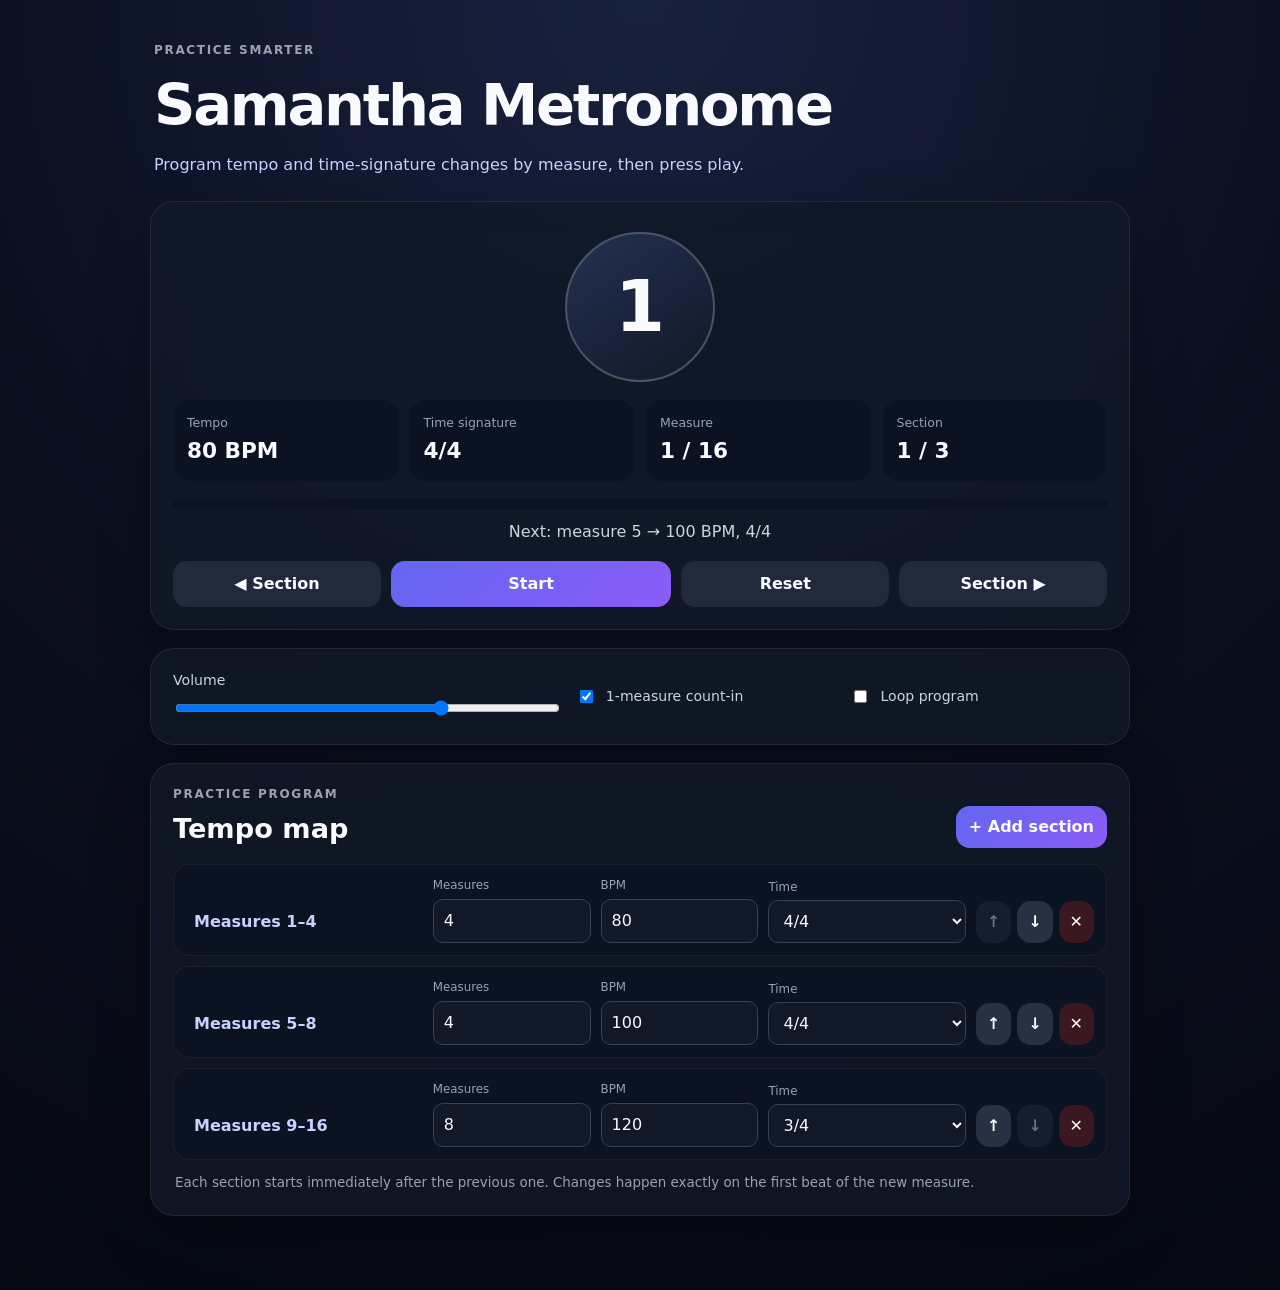
<file: index.html>
<!doctype html>
<html lang="en">
<head>
  <meta charset="UTF-8" />
  <meta name="viewport" content="width=device-width, initial-scale=1.0" />
  <meta name="theme-color" content="#111827" />
  <title>Samantha Metronome</title>
  <link rel="stylesheet" href="styles.css" />
</head>
<body>
  <main class="app">
    <header class="hero">
      <div>
        <p class="eyebrow">Practice smarter</p>
        <h1>Samantha Metronome</h1>
        <p class="subtitle">Program tempo and time-signature changes by measure, then press play.</p>
      </div>
    </header>

    <section class="now-card">
      <div class="pulse-wrap">
        <div id="pulse" class="pulse">
          <span id="beatDisplay">1</span>
        </div>
      </div>

      <div class="now-grid">
        <div>
          <span class="label">Tempo</span>
          <strong><span id="bpmDisplay">80</span> BPM</strong>
        </div>
        <div>
          <span class="label">Time signature</span>
          <strong id="signatureDisplay">4/4</strong>
        </div>
        <div>
          <span class="label">Measure</span>
          <strong><span id="measureDisplay">1</span> / <span id="totalMeasureDisplay">16</span></strong>
        </div>
        <div>
          <span class="label">Section</span>
          <strong><span id="sectionDisplay">1</span> / <span id="totalSectionDisplay">3</span></strong>
        </div>
      </div>

      <div class="progress"><div id="progressBar"></div></div>
      <p id="nextChange" class="next-change">Next: measure 5 → 100 BPM, 4/4</p>

      <div class="transport">
        <button id="prevBtn" class="secondary">◀ Section</button>
        <button id="startBtn" class="primary">Start</button>
        <button id="resetBtn" class="secondary">Reset</button>
        <button id="nextBtn" class="secondary">Section ▶</button>
      </div>
    </section>

    <section class="settings-card">
      <div class="settings-row">
        <label>
          <span>Volume</span>
          <input id="volume" type="range" min="0" max="1" step="0.01" value="0.7" />
        </label>
        <label class="toggle">
          <input id="countIn" type="checkbox" checked />
          <span>1-measure count-in</span>
        </label>
        <label class="toggle">
          <input id="loopProgram" type="checkbox" />
          <span>Loop program</span>
        </label>
      </div>
    </section>

    <section class="program-card">
      <div class="section-heading">
        <div>
          <p class="eyebrow">Practice program</p>
          <h2>Tempo map</h2>
        </div>
        <button id="addSectionBtn" class="primary small">+ Add section</button>
      </div>

      <div id="sections" class="sections"></div>
      <p class="hint">Each section starts immediately after the previous one. Changes happen exactly on the first beat of the new measure.</p>
    </section>
  </main>

  <template id="sectionTemplate">
    <article class="section-row">
      <div class="range-badge"></div>
      <label>
        <span>Measures</span>
        <input class="measures" type="number" min="1" max="999" />
      </label>
      <label>
        <span>BPM</span>
        <input class="bpm" type="number" min="20" max="320" />
      </label>
      <label>
        <span>Time</span>
        <select class="signature">
          <option>2/4</option><option>3/4</option><option>4/4</option><option>5/4</option>
          <option>6/8</option><option>7/8</option><option>9/8</option><option>12/8</option>
        </select>
      </label>
      <div class="row-actions">
        <button class="move-up" title="Move up">↑</button>
        <button class="move-down" title="Move down">↓</button>
        <button class="delete" title="Delete">✕</button>
      </div>
    </article>
  </template>

  <script src="app.js"></script>
</body>
</html>
</file>
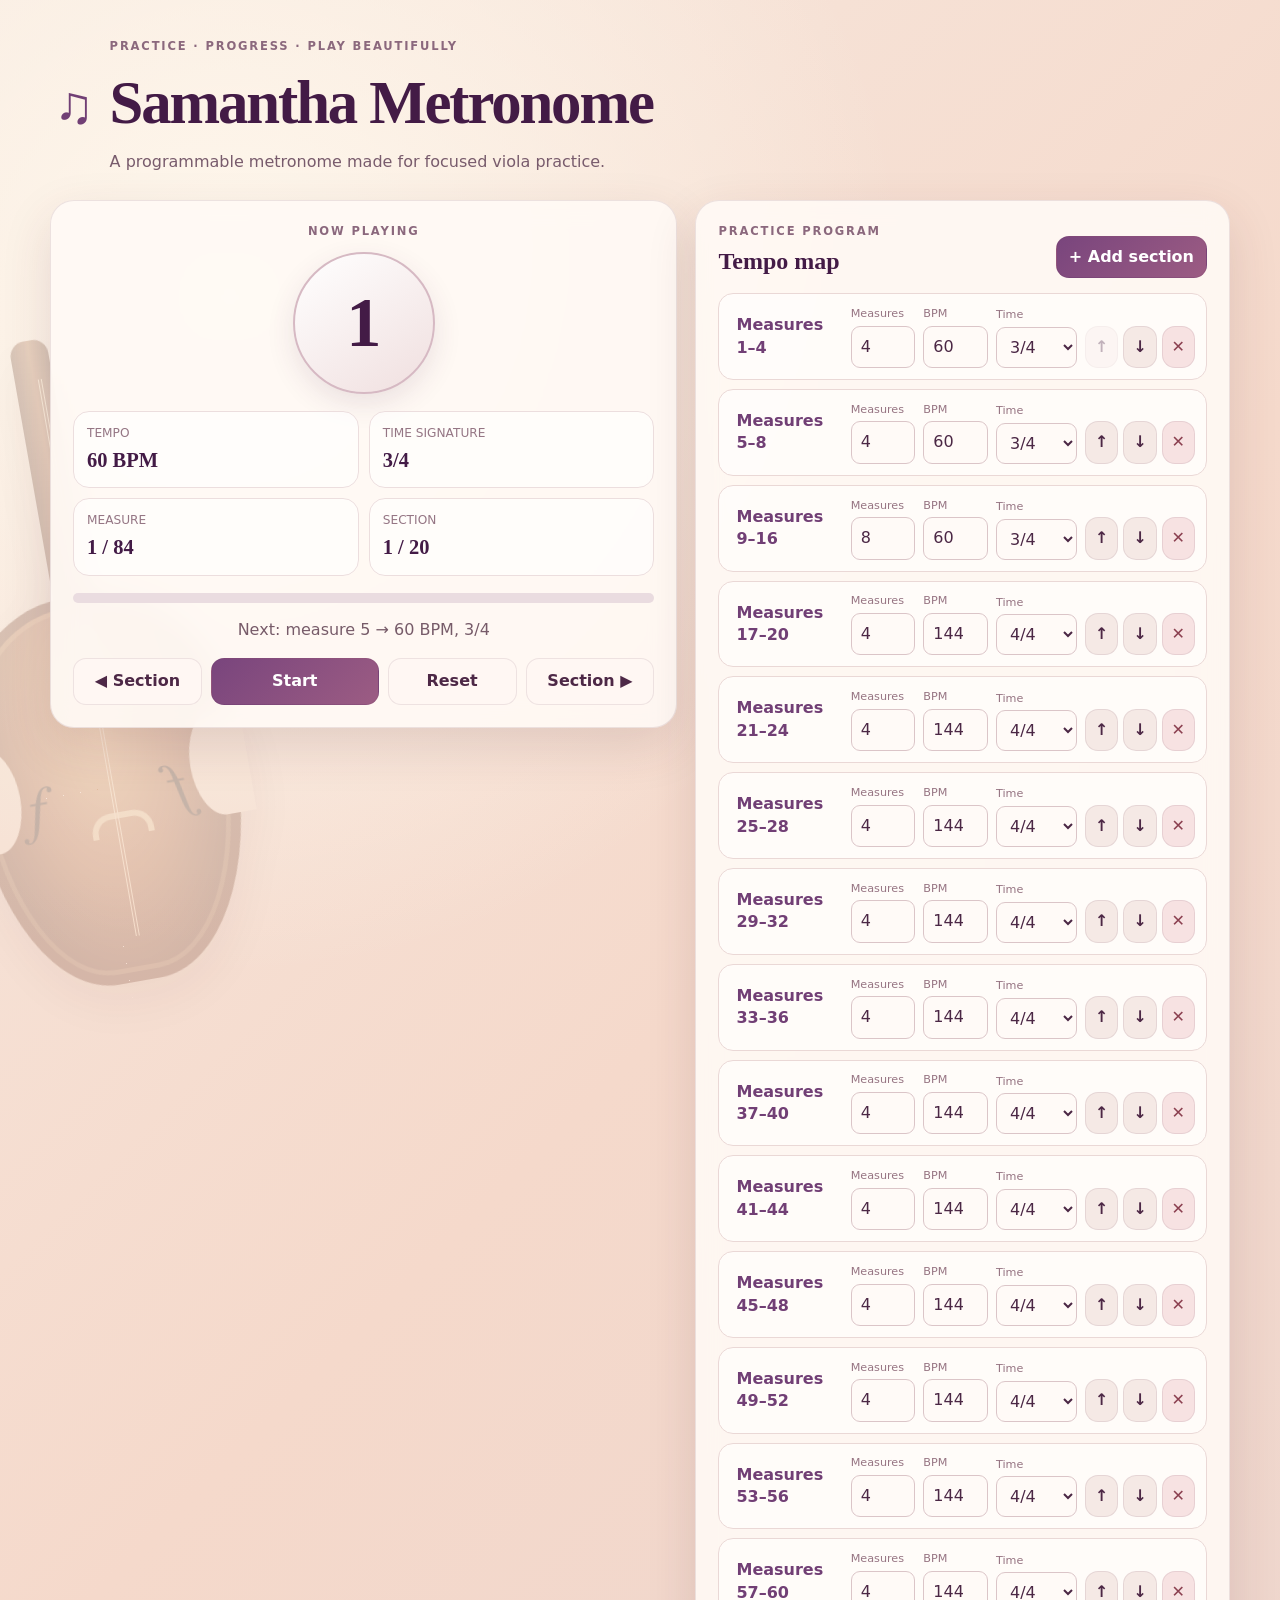
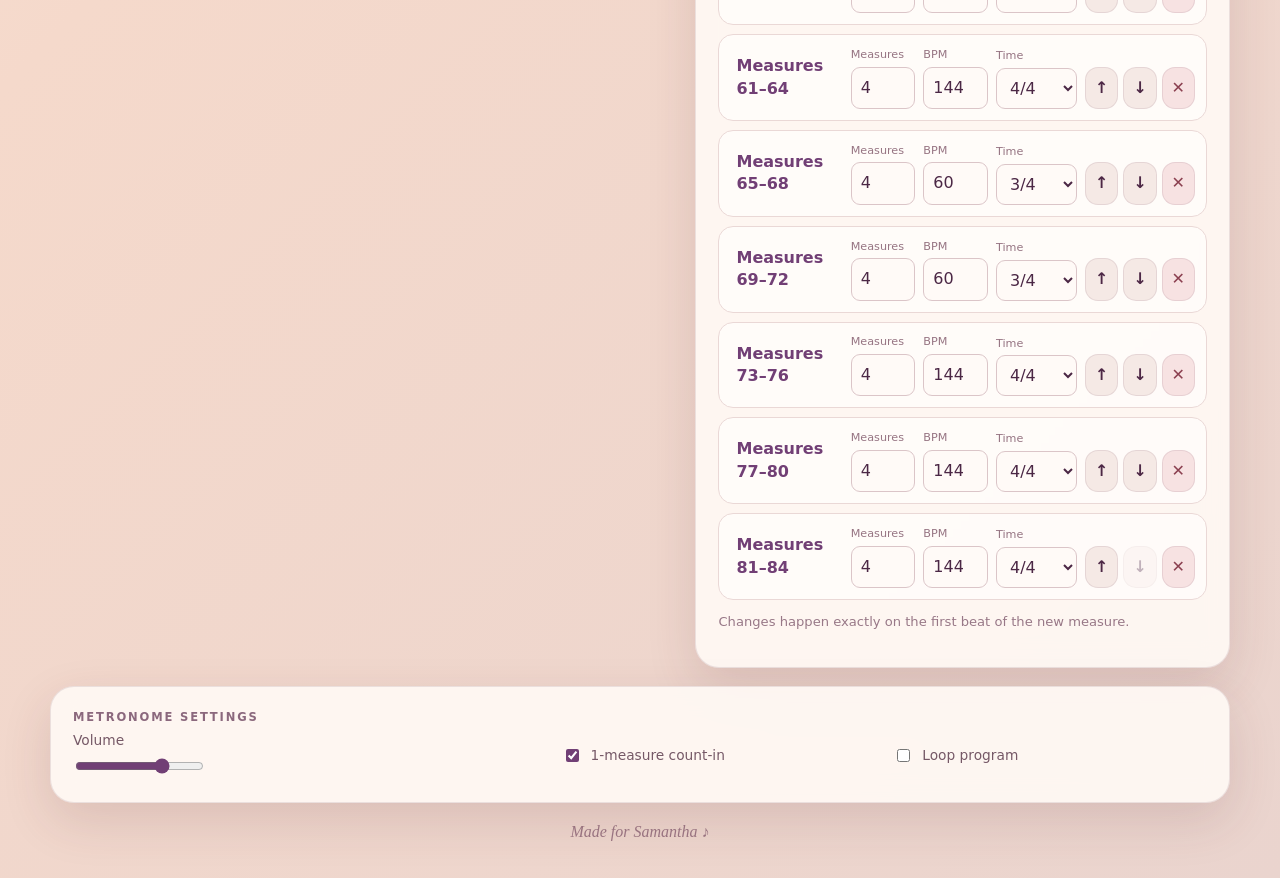
<file: public/index.html>
<!doctype html><html lang="en"><head><meta charset="UTF-8"><meta name="viewport" content="width=device-width,initial-scale=1"><meta name="theme-color" content="#f7eee8"><title>Samantha Metronome</title><link rel="stylesheet" href="styles.css"></head><body>
<div class="viola-art" aria-hidden="true"><div class="viola-neck"></div><div class="viola-body"><div class="f-hole left">𝑓</div><div class="f-hole right">𝑓</div><div class="bridge"></div><div class="strings"></div></div></div>
<main class="app"><header class="hero"><div class="brand-note">♫</div><div><p class="eyebrow">Practice · Progress · Play beautifully</p><h1>Samantha Metronome</h1><p class="subtitle">A programmable metronome made for focused viola practice.</p></div></header>
<div class="workspace"><section class="now-card"><p class="eyebrow center">Now playing</p><div class="pulse-wrap"><div id="pulse" class="pulse"><span id="beatDisplay">1</span></div></div><div class="now-grid">
<div><span class="label">Tempo</span><strong><span id="bpmDisplay">80</span> BPM</strong></div><div><span class="label">Time signature</span><strong id="signatureDisplay">4/4</strong></div><div><span class="label">Measure</span><strong><span id="measureDisplay">1</span> / <span id="totalMeasureDisplay">16</span></strong></div><div><span class="label">Section</span><strong><span id="sectionDisplay">1</span> / <span id="totalSectionDisplay">3</span></strong></div></div>
<div class="progress"><div id="progressBar"></div></div><p id="nextChange" class="next-change">Next: measure 5 → 100 BPM, 4/4</p><div class="transport"><button id="prevBtn" class="secondary">◀ Section</button><button id="startBtn" class="primary">Start</button><button id="resetBtn" class="secondary">Reset</button><button id="nextBtn" class="secondary">Section ▶</button></div></section>
<section class="program-card"><div class="section-heading"><div><p class="eyebrow">Practice program</p><h2>Tempo map</h2></div><button id="addSectionBtn" class="primary small">+ Add section</button></div><div id="sections" class="sections"></div><p class="hint">Changes happen exactly on the first beat of the new measure.</p></section></div>
<section class="settings-card"><p class="eyebrow">Metronome settings</p><div class="settings-row"><label><span>Volume</span><input id="volume" type="range" min="0" max="1" step="0.01" value="0.7"></label><label class="toggle"><input id="countIn" type="checkbox" checked><span>1-measure count-in</span></label><label class="toggle"><input id="loopProgram" type="checkbox"><span>Loop program</span></label></div></section><footer>Made for Samantha ♪</footer></main>
<template id="sectionTemplate"><article class="section-row"><div class="range-badge"></div><label><span>Measures</span><input class="measures" type="number" min="1" max="999"></label><label><span>BPM</span><input class="bpm" type="number" min="20" max="320"></label><label><span>Time</span><select class="signature"><option>2/4</option><option>3/4</option><option>4/4</option><option>5/4</option><option>6/8</option><option>7/8</option><option>9/8</option><option>12/8</option></select></label><div class="row-actions"><button class="move-up" title="Move up">↑</button><button class="move-down" title="Move down">↓</button><button class="delete" title="Delete">✕</button></div></article></template><script src="app.js"></script></body></html>
</file>
<file: styles.css>
:root{font-family:Inter,ui-sans-serif,system-ui,-apple-system,BlinkMacSystemFont,"Segoe UI",sans-serif;color:#f9fafb;background:#0b1020;line-height:1.4}
*{box-sizing:border-box}body{margin:0;background:radial-gradient(circle at top,#18213f 0,#0b1020 48%,#060912 100%);min-height:100vh}
button,input,select{font:inherit}.app{width:min(980px,calc(100% - 24px));margin:0 auto;padding:28px 0 56px}
.hero{padding:14px 4px 24px}.eyebrow{text-transform:uppercase;letter-spacing:.14em;font-size:.75rem;color:#9ca3af;font-weight:800;margin:0 0 7px}
h1{font-size:clamp(2rem,6vw,3.6rem);margin:0;letter-spacing:-.04em}.subtitle{color:#c7d2fe;max-width:680px;margin:8px 0 0}
.now-card,.settings-card,.program-card{background:rgba(17,24,39,.84);border:1px solid rgba(255,255,255,.08);box-shadow:0 20px 55px rgba(0,0,0,.28);border-radius:24px;padding:22px;margin-bottom:18px;backdrop-filter:blur(16px)}
.pulse-wrap{display:grid;place-items:center;padding:8px 0 18px}.pulse{width:150px;height:150px;border-radius:50%;display:grid;place-items:center;background:linear-gradient(145deg,#253052,#111827);border:2px solid #475569;box-shadow:0 0 0 0 rgba(129,140,248,.35);transition:transform .08s ease,background .08s ease,box-shadow .08s ease}
.pulse span{font-size:4.5rem;font-weight:900}.pulse.hit{transform:scale(1.08);background:linear-gradient(145deg,#4338ca,#2563eb);box-shadow:0 0 0 18px rgba(99,102,241,.08)}.pulse.accent{background:linear-gradient(145deg,#db2777,#7c3aed)}
.now-grid{display:grid;grid-template-columns:repeat(4,1fr);gap:12px}.now-grid>div{background:#0b1222;border-radius:16px;padding:14px}.label{display:block;color:#94a3b8;font-size:.78rem;margin-bottom:5px}.now-grid strong{font-size:1.35rem}
.progress{height:10px;background:#0b1222;border-radius:999px;overflow:hidden;margin-top:18px}.progress>div{height:100%;width:0;background:linear-gradient(90deg,#6366f1,#ec4899);transition:width .12s linear}
.next-change{text-align:center;color:#cbd5e1;margin:12px 0 0}.transport{display:grid;grid-template-columns:1fr 1.35fr 1fr 1fr;gap:10px;margin-top:18px}
button{border:0;border-radius:14px;padding:12px 14px;color:#f8fafc;background:#263244;cursor:pointer;font-weight:800}button:hover{filter:brightness(1.1)}button:disabled{opacity:.4;cursor:not-allowed}.primary{background:linear-gradient(135deg,#6366f1,#8b5cf6)}.secondary{background:#202a3b}.small{padding:10px 13px}
.settings-row{display:grid;grid-template-columns:1.5fr 1fr 1fr;gap:18px;align-items:center}.settings-row label>span{display:block;color:#cbd5e1;font-size:.88rem;margin-bottom:7px}.settings-row input[type=range]{width:100%}.toggle{display:flex!important;gap:10px;align-items:center}.toggle span{margin:0!important}
.section-heading{display:flex;justify-content:space-between;align-items:end;gap:16px;margin-bottom:16px}.section-heading h2{margin:0;font-size:1.7rem}.sections{display:grid;gap:10px}.section-row{display:grid;grid-template-columns:1.2fr .8fr .8fr 1fr auto;gap:10px;align-items:end;background:#0b1222;border:1px solid rgba(255,255,255,.06);border-radius:16px;padding:12px}.section-row label span{display:block;font-size:.74rem;color:#94a3b8;margin-bottom:5px}.section-row input,.section-row select{width:100%;border:1px solid #334155;background:#111827;color:#f8fafc;border-radius:10px;padding:10px}.range-badge{font-weight:900;padding:10px 8px;color:#c7d2fe}.row-actions{display:flex;gap:6px}.row-actions button{padding:10px 11px}.delete{background:#3b1820}.hint{color:#94a3b8;font-size:.84rem;margin:14px 2px 0}
@media(max-width:760px){.now-grid{grid-template-columns:1fr 1fr}.transport{grid-template-columns:1fr 1fr}.settings-row{grid-template-columns:1fr}.section-row{grid-template-columns:1fr 1fr}.range-badge{grid-column:1/-1}.row-actions{grid-column:1/-1;justify-content:flex-end}}
@media(max-width:460px){.app{width:min(100% - 14px,980px);padding-top:14px}.now-card,.settings-card,.program-card{border-radius:18px;padding:15px}.pulse{width:124px;height:124px}.pulse span{font-size:3.7rem}.transport{grid-template-columns:1fr 1fr}.section-heading{align-items:center}.section-row{grid-template-columns:1fr}.range-badge,.row-actions{grid-column:auto}.row-actions{justify-content:stretch}.row-actions button{flex:1}}
</file>
<file: public/styles.css>
:root{font-family:Inter,system-ui,sans-serif;color:#3d173e;background:#f8eee7;line-height:1.4;--plum:#713f75;--deep:#431b46}*{box-sizing:border-box}body{margin:0;min-height:100vh;background:radial-gradient(circle at 18% 12%,#fff8ed 0,transparent 28%),linear-gradient(135deg,#f7e9df,#f5d9cb 45%,#ead4ce);overflow-x:hidden}button,input,select{font:inherit}.app{position:relative;z-index:2;width:min(1180px,calc(100% - 28px));margin:auto;padding:28px 0 34px}.hero{display:flex;gap:16px;align-items:center;padding:10px 4px 26px}.brand-note{font-family:Georgia,serif;font-size:3.3rem;color:var(--plum)}.eyebrow{text-transform:uppercase;letter-spacing:.16em;font-size:.72rem;color:#8b687d;font-weight:800;margin:0 0 6px}.center{text-align:center}h1,h2{font-family:Georgia,serif;color:var(--deep)}h1{font-size:clamp(2.2rem,5vw,3.8rem);margin:0;letter-spacing:-.035em}.subtitle{color:#785b6c;margin:6px 0 0}.workspace{display:grid;grid-template-columns:1.08fr .92fr;gap:18px;align-items:start}.now-card,.settings-card,.program-card{background:rgba(255,250,246,.9);border:1px solid rgba(103,52,77,.12);box-shadow:0 18px 50px rgba(91,46,53,.14);border-radius:24px;padding:22px;margin-bottom:18px;backdrop-filter:blur(12px)}.pulse-wrap{display:grid;place-items:center;padding:7px 0 17px}.pulse{width:142px;height:142px;border-radius:50%;display:grid;place-items:center;background:linear-gradient(145deg,#fff,#f0dfdf);border:2px solid #d6b9c3;box-shadow:0 10px 28px rgba(91,46,79,.12);transition:.08s;color:var(--deep)}.pulse span{font-family:Georgia,serif;font-size:4.4rem;font-weight:700}.pulse.hit{transform:scale(1.08);background:linear-gradient(145deg,#c58ab0,#87518b);color:#fff;box-shadow:0 0 0 18px rgba(113,63,117,.09)}.pulse.accent{background:linear-gradient(145deg,#a45068,#643467)}.now-grid{display:grid;grid-template-columns:repeat(2,1fr);gap:10px}.now-grid>div{background:#ffffffa3;border:1px solid #ecdede;border-radius:16px;padding:13px}.label{display:block;color:#957684;font-size:.76rem;margin-bottom:4px;text-transform:uppercase}.now-grid strong{font-family:Georgia,serif;font-size:1.28rem;color:var(--deep)}.progress{height:10px;background:#eadce0;border-radius:999px;overflow:hidden;margin-top:17px}.progress>div{height:100%;width:0;background:linear-gradient(90deg,#6f3d74,#b76b78)}.next-change{text-align:center;color:#775b69}.transport{display:grid;grid-template-columns:1fr 1.3fr 1fr 1fr;gap:9px;margin-top:17px}button{border:1px solid #5c2f461a;border-radius:13px;padding:11px 13px;color:#4d2846;background:#f5e9e5;cursor:pointer;font-weight:800}button:hover{filter:brightness(.98);transform:translateY(-1px)}button:disabled{opacity:.35}.primary{background:linear-gradient(135deg,#79457d,#9c5c83);color:#fff}.secondary{background:#fff7f3}.small{padding:9px 12px}.section-heading{display:flex;justify-content:space-between;align-items:end;gap:14px;margin-bottom:15px}.section-heading h2{margin:0}.sections{display:grid;gap:9px}.section-row{display:grid;grid-template-columns:1.25fr .72fr .72fr .9fr auto;gap:8px;align-items:end;background:#ffffff91;border:1px solid #ead8d6;border-radius:15px;padding:11px}.section-row label span{display:block;font-size:.7rem;color:#967482;margin-bottom:4px}.section-row input,.section-row select{width:100%;border:1px solid #dbc5c8;background:#fffaf7;color:#4b2745;border-radius:9px;padding:9px}.range-badge{font-weight:900;padding:9px 6px;color:#713f75}.row-actions{display:flex;gap:5px}.row-actions button{padding:9px}.delete{background:#f7e2e2;color:#8b4050}.hint{color:#987887;font-size:.82rem}.settings-row{display:grid;grid-template-columns:1.5fr 1fr 1fr;gap:18px;align-items:center}.settings-row label>span{display:block;color:#755866;font-size:.86rem;margin-bottom:6px}.settings-row input[type=range],.toggle input{accent-color:var(--plum)}.toggle{display:flex!important;gap:9px;align-items:center}.toggle span{margin:0!important}.viola-art{position:fixed;z-index:0;left:-105px;bottom:-105px;width:390px;height:670px;opacity:.24;transform:rotate(-10deg);pointer-events:none;filter:drop-shadow(0 20px 25px #4b26192e)}.viola-body{position:absolute;bottom:20px;left:58px;width:265px;height:390px;background:radial-gradient(ellipse at 50% 35%,#d89a5f,#a65f38 42%,#653421 75%);border:10px solid #6e3924;border-radius:46% 46% 42% 42%/35% 35% 52% 52%;box-shadow:inset 0 0 0 5px #ffcd863d}.viola-body:before,.viola-body:after{content:"";position:absolute;background:#f6e3d2;width:58px;height:105px;top:126px}.viola-body:before{left:-22px;border-radius:0 70% 70% 0}.viola-body:after{right:-22px;border-radius:70% 0 0 70%}.viola-neck{position:absolute;left:171px;top:0;width:38px;height:320px;background:linear-gradient(90deg,#633622,#a8653d,#60331f);border-radius:15px}.strings{position:absolute;left:126px;top:-230px;width:4px;height:565px;border-left:1px solid #f2d6b0;border-right:1px solid #f2d6b0}.bridge{position:absolute;left:101px;top:210px;width:62px;height:24px;border:6px solid #e5c394;border-bottom:0;border-radius:20px 20px 0 0}.f-hole{position:absolute;top:150px;font-family:Georgia,serif;font-size:62px;color:#2c160f}.f-hole.left{left:42px}.f-hole.right{right:42px;transform:scaleX(-1)}footer{text-align:center;color:#9c7784;font-family:Georgia,serif;font-style:italic}@media(max-width:900px){.workspace{grid-template-columns:1fr}.viola-art{opacity:.1;left:-160px}.settings-row{grid-template-columns:1fr}}@media(max-width:620px){.app{width:calc(100% - 14px);padding-top:13px}.hero{padding-bottom:18px}.brand-note{font-size:2.5rem}h1{font-size:2.25rem}.now-card,.settings-card,.program-card{border-radius:18px;padding:15px}.pulse{width:120px;height:120px}.pulse span{font-size:3.7rem}.transport{grid-template-columns:1fr 1fr}.section-row{grid-template-columns:1fr 1fr}.range-badge,.row-actions{grid-column:1/-1}}@media(max-width:420px){.brand-note{display:none}.section-row{grid-template-columns:1fr}.range-badge,.row-actions{grid-column:auto}.row-actions button{flex:1}}
</file>
